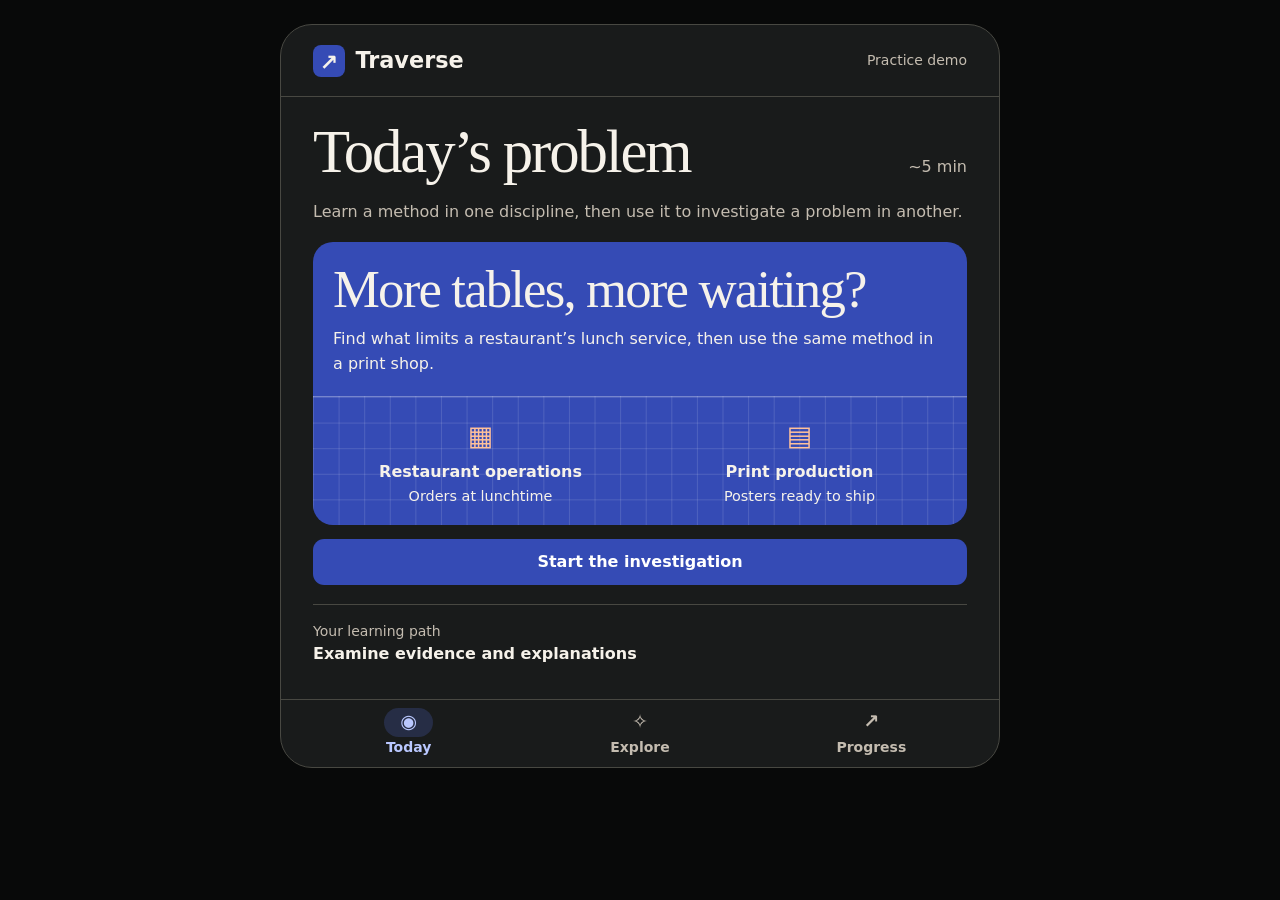
<file: prototype/index.html>
<!doctype html>
<html lang="en">
<head>
  <meta charset="utf-8">
  <meta name="viewport" content="width=device-width, initial-scale=1">
  <meta name="theme-color" content="#191b1b">
  <title>Traverse · Reason across disciplines</title>
  <link rel="stylesheet" href="style.css">
  <script src="config.js" defer></script>
  <script src="hint-cases.js?v=16" defer></script>
  <script src="app.js?v=23" defer></script>
</head>
<body>
  <header class="masthead">
    <a class="brand" href="./index.html" aria-label="Traverse home"><span class="brand-mark" aria-hidden="true">↗</span> Traverse</a>
    <span id="mode"></span>
  </header>
  <main class="layout is-home">
    <aside id="session-nav" hidden>
      <p class="nav-title">Cause &amp; effect</p>
      <nav aria-label="Exercise progress">
        <ol id="progress">
          <li aria-current="step">The greenhouse</li>
          <li>The bus route</li>
          <li>Your conclusion</li>
        </ol>
      </nav>
      <div class="method"><strong>Your reasoning tool</strong><p>When two things change together, look for a comparison that separates their effects.</p></div>
    </aside>
    <section id="exercise" aria-labelledby="heading"></section>
  </main>
  <nav class="tabs" aria-label="Main navigation">
    <button type="button" data-tab="today" aria-current="page"><span aria-hidden="true">◉</span>Today</button>
    <button type="button" data-tab="explore"><span aria-hidden="true">✧</span>Explore</button>
    <button type="button" data-tab="progress"><span aria-hidden="true">↗</span>Progress</button>
  </nav>
  <template id="welcome">
    <div class="welcome">
      <div class="lesson-header"><h1 id="heading" tabindex="-1">Today’s problem</h1><span>~5 min</span></div>
      <p class="intro">Learn a method in one discipline, then use it to investigate a problem in another.</p>
      <section class="lesson" aria-labelledby="lesson-title">
        <div class="lesson-copy"><h2 id="lesson-title">More tables, more waiting?</h2>
        <p>Find what limits a restaurant’s lunch service, then use the same method in a print shop.</p></div>
        <ol class="journey">
          <li><b aria-hidden="true">▦</b><strong>Restaurant operations</strong><span>Orders at lunchtime</span></li>
          <li><b aria-hidden="true">▤</b><strong>Print production</strong><span>Posters ready to ship</span></li>
        </ol>
      </section>
      <button id="start" type="button">Start the investigation</button>
      <button id="start-new" class="secondary" type="button" hidden>Start a new investigation</button>
      <div class="path"><small>Your learning path</small><strong>Examine evidence and explanations</strong></div>
    </div>
  </template>
  <template id="explore">
    <h1 id="heading" tabindex="-1">Explore</h1>
    <p class="scenario">Choose a reasoning skill to practise.</p>
    <button id="explore-restaurant" class="explore-card" type="button"><strong>Find the bottleneck</strong><span>Investigate what limits a restaurant’s service.</span></button>
    <button id="explore-lesson" class="explore-card" type="button"><strong>Examine evidence and explanations</strong><span>Test cause and effect across plant science and urban policy.</span></button>
  </template>
  <template id="learning-progress">
    <h1 id="heading" tabindex="-1">My progress</h1>
    <p class="scenario">See what you’ve practised across disciplines.</p>
    <section class="feedback cloud" aria-label="Progress sync">
      <strong>Sync across devices</strong>
      <p id="sync-status" role="status"></p>
      <p>Signing in with Google syncs your exercise progress, draft answers and saved hints to your account.</p>
      <button id="sync-account" class="secondary" type="button">Sign in with Google</button>
    </section>
    <div class="feedback cloud"><strong>Cause and effect</strong><p id="progress-result"></p></div>
    <div class="feedback cloud"><strong>Bottlenecks</strong><p id="restaurant-progress"></p></div>
    <details><summary>Reported confidence</summary><p id="confidence-result"></p></details>
  </template>
  <template id="restaurant">
    <p class="eyebrow">Find the bottleneck · Restaurant operations</p>
    <h1 id="heading" tabindex="-1">More tables, more waiting?</h1>
    <p class="scenario">The restaurant grows from 40 to 60 seats. At lunch it receives 50 orders per hour. The kitchen can prepare at most 35 orders per hour.</p>
    <form id="restaurant-form">
      <fieldset>
        <legend>What should change to serve more orders at lunch?</legend>
        <label class="option"><input type="radio" name="answer" value="tables" required> Add more tables.</label>
        <label class="option"><input type="radio" name="answer" value="kitchen"> Increase the kitchen’s output.</label>
        <label class="option"><input type="radio" name="answer" value="spread"> Spread the same customers across more tables.</label>
      </fieldset>
      <label class="field" for="restaurant-reason">What do you think is limiting service? <small>Optional · up to 160 characters</small></label>
      <input id="restaurant-reason" maxlength="160">
      <label class="field" for="restaurant-plan">What would you measure to test your idea? <small>Optional · up to 360 characters</small></label>
      <textarea id="restaurant-plan" rows="3" maxlength="360"></textarea>
      <button id="restaurant-example" class="secondary" type="button">Use an example plan</button>
      <button type="submit">Check my answer</button>
    </form>
    <section id="restaurant-review" hidden aria-label="Tutor feedback">
      <div id="restaurant-cloud-mount"></div>
      <button id="restaurant-retry" class="secondary" type="button">Revise my answer</button>
      <button id="restaurant-reveal" class="secondary" type="button">See the explanation</button>
    </section>
    <section id="restaurant-solution" class="feedback cloud" hidden aria-labelledby="restaurant-solution-title">
      <h2 id="restaurant-solution-title" tabindex="-1">The kitchen is the bottleneck</h2>
      <p>Fifty orders arrive each hour, and the kitchen can prepare at most 35. At least 15 orders join the queue per hour while those rates hold. Extra seats leave that limit in place.</p>
      <p>Use the same method in another system by comparing the incoming workload with what each step can process over the same time.</p>
      <button id="restaurant-transfer" type="button">Try it in a print shop</button>
    </section>
  </template>
  <template id="validated-cloud-controls">
      <div class="feedback" role="status"><strong id="case-local-label"></strong><p id="case-local-hint"></p></div>
      <details id="case-cloud">
        <summary>Request a cloud hint</summary>
        <p>Review the exercise, your answers and the first hint before sending them to Gemini.</p>
        <pre id="case-share"></pre>
        <details id="case-debug" hidden>
          <summary>Local test settings</summary>
          <label class="field" for="restaurant-token">Temporary App Check debug token</label>
          <input id="case-token" type="password" autocomplete="off">
        </details>
        <button id="case-send" type="button">Send and get a hint</button>
        <div id="case-cloud-result" class="feedback cloud" role="status" hidden>
          <strong id="case-hint-label"></strong><p id="case-hint"></p>
        </div>
      </details>
      <details id="case-audit" hidden>
        <summary>How this hint was checked</summary>
        <ul id="case-checks"></ul>
      </details>
  </template>
  <template id="print-shop">
    <p class="eyebrow">Apply the method · Print production</p>
    <h1 id="heading" tabindex="-1">Why are posters piling up?</h1>
    <p class="scenario">A print shop receives orders for 100 posters per hour. Each poster is printed, trimmed, then packed.</p>
    <div class="evidence" aria-label="Maximum station capacities">
      <dl><dt>Print</dt><dd>90 posters per hour</dd></dl>
      <dl><dt>Trim</dt><dd>60 posters per hour</dd></dl>
      <dl><dt>Pack</dt><dd>80 posters per hour</dd></dl>
    </div>
    <form id="print-form">
      <fieldset>
        <legend>You can improve just one station. Which would you choose to ship more posters?</legend>
        <label class="option"><input type="radio" name="station" value="print" required> Printing</label>
        <label class="option"><input type="radio" name="station" value="trim"> Trimming</label>
        <label class="option"><input type="radio" name="station" value="pack"> Packing</label>
      </fieldset>
      <label class="field" for="print-plan">What would you measure to test your choice? <small>Optional · up to 360 characters</small></label>
      <textarea id="print-plan" maxlength="360" rows="3"></textarea>
      <button type="submit">Check my answer</button>
    </form>
    <section id="print-feedback" hidden aria-label="Tutor feedback"><div id="print-cloud-mount"></div></section>
    <section id="print-takeaway" class="lesson takeaway" aria-labelledby="print-takeaway-title" hidden>
      <h2 id="print-takeaway-title" tabindex="-1">One method, two domains</h2>
      <dl>
        <div><dt>Restaurant</dt><dd>The kitchen’s 35 orders per hour limit what can be served.</dd></div>
        <div><dt>Print shop</dt><dd>Trimming limits shipping to 60 posters per hour. If trimming rises above 80, packing becomes the next bottleneck.</dd></div>
      </dl>
      <p><strong>Use it again.</strong> Follow the work through each step and compare how much each can process over the same time.</p>
      <button id="print-progress" class="secondary" type="button">See my progress</button>
    </section>
  </template>
  <template id="greenhouse">
    <p class="eyebrow">Learn the method · Plant science</p>
    <h1 id="heading" tabindex="-1">What made the plants grow?</h1>
    <p class="scenario">The fertilized plants grew faster. They were also the only plants in direct sunlight.</p>
    <div class="evidence" aria-label="Greenhouse observations">
      <dl><dt>Faster growth</dt><dd>Fertilizer</dd><dd>Direct sunlight</dd></dl>
      <dl><dt>Slower growth</dt><dd>No fertilizer</dd><dd>No direct sunlight</dd></dl>
    </div>
    <form id="garden-form">
      <fieldset>
        <legend>Which experiment would best isolate the effect of fertilizer?</legend>
        <label class="option"><input type="radio" name="garden" value="repeat" required> Repeat the experiment with more plants in the same two locations.</label>
        <label class="option"><input type="radio" name="garden" value="same"> Give both groups the same light and fertilize only one group.</label>
        <label class="option"><input type="radio" name="garden" value="both"> Give both groups the same fertilizer and change their light exposure.</label>
      </fieldset>
      <fieldset class="confidence">
        <legend>How sure are you? <small>Optional</small></legend>
        <div>
          <label class="option"><input type="radio" name="confidence" value="35">35%</label>
          <label class="option"><input type="radio" name="confidence" value="50">50%</label>
          <label class="option"><input type="radio" name="confidence" value="70">70%</label>
          <label class="option"><input type="radio" name="confidence" value="90">90%</label>
        </div>
      </fieldset>
      <label class="field" for="garden-reason">What else could affect growth, and how? <small>Optional · one short sentence</small></label>
      <input id="garden-reason" maxlength="160">
      <button type="submit">Check my experiment</button>
    </form>
    <div id="garden-feedback" class="feedback" role="status" hidden></div>
    <button id="go-city" hidden>Try the bus route</button>
  </template>
  <template id="city">
    <p class="eyebrow">Apply the method · Urban policy</p>
    <h1 id="heading" tabindex="-1">Did the bus reduce traffic?</h1>
    <p class="scenario">A town opens a new bus route. Downtown traffic counts fall. A major downtown road closes the same week.</p>
    <div class="evidence city-evidence" aria-label="City observations">
      <dl><dt>Same week</dt><dd>Bus route opens</dd><dd>Major road closes</dd></dl>
      <dl><dt>Observed result</dt><dd>Fewer cars counted downtown</dd></dl>
    </div>
    <p class="transfer"><strong>From the greenhouse to the city.</strong> The extra sunlight made it hard to tell whether fertilizer drove growth. Look for what plays the same role here.</p>
    <form id="city-form">
      <label class="field" for="reason">What else changed, and how might it affect the traffic count? <small>Optional · up to 160 characters</small></label>
      <input id="reason" maxlength="160">
      <label class="field" for="plan">How would you test your explanation? <small>Optional · up to 360 characters</small></label>
      <textarea id="plan" maxlength="360" rows="3"></textarea>
      <button id="sample" class="secondary" type="button">Use an example answer</button>
      <button type="submit">Get a short hint</button>
    </form>
    <section id="review" aria-label="Tutor feedback" hidden>
      <div class="feedback" role="status"><strong id="local-label"></strong><p id="local-text"></p></div>
      <details id="advanced">
        <summary>Compare with deeper feedback</summary>
        <div id="cloud-options" hidden>
          <p>Review what will be sent to Gemini in the cloud. The exercise text is included.</p>
          <pre id="share-preview"></pre>
          <button id="send-cloud" type="button">Send and analyze</button>
        </div>
        <p id="example-note" hidden>The example below uses prepared feedback. Live analysis requires Firebase configuration.</p>
        <button id="show-example" class="secondary" type="button" hidden>Show prepared cloud example</button>
        <div class="feedback cloud" id="cloud-result" role="status" hidden><strong id="cloud-label"></strong><p id="cloud-text"></p></div>
      </details>
      <button id="go-final" type="button">Choose a comparison</button>
    </section>
    <p id="city-status" role="status"></p>
  </template>
  <template id="conclusion">
    <p class="eyebrow">Check your reasoning</p>
    <h1 id="heading" tabindex="-1">Which comparison would you trust?</h1>
    <p class="scenario">You want to estimate the effect of the bus route while accounting for the road closure.</p>
    <form id="final-form">
      <fieldset>
        <legend>Pick the strongest design.</legend>
        <label class="option"><input type="radio" name="final" value="downtown" required> Compare downtown traffic before and after the bus route opened.</label>
        <label class="option"><input type="radio" name="final" value="nearby"> Compare traffic across downtown and neighboring streets before and after.</label>
        <label class="option"><input type="radio" name="final" value="matched"> Compare before-and-after changes in two similar areas with comparable road closures, where only one gets a new bus route.</label>
      </fieldset>
      <button type="submit">Check my comparison</button>
    </form>
    <div id="final-feedback" class="feedback" role="status" hidden></div>
    <section id="takeaway" class="lesson takeaway" aria-labelledby="takeaway-title" hidden>
      <h2 id="takeaway-title">One method, two disciplines</h2>
      <dl>
        <div><dt>Plant science</dt><dd>Keep sunlight comparable to test the effect of fertilizer.</dd></div>
        <div><dt>Urban policy</dt><dd>Compare areas with similar road closures to test the effect of the bus route.</dd></div>
      </dl>
      <p><strong>Use it again.</strong> When you hear that one change caused a result, ask what else changed and what comparison could separate their effects.</p>
      <button id="restart" class="secondary" type="button">Return to lesson home</button>
    </section>
  </template>
</body>
</html>
</file>
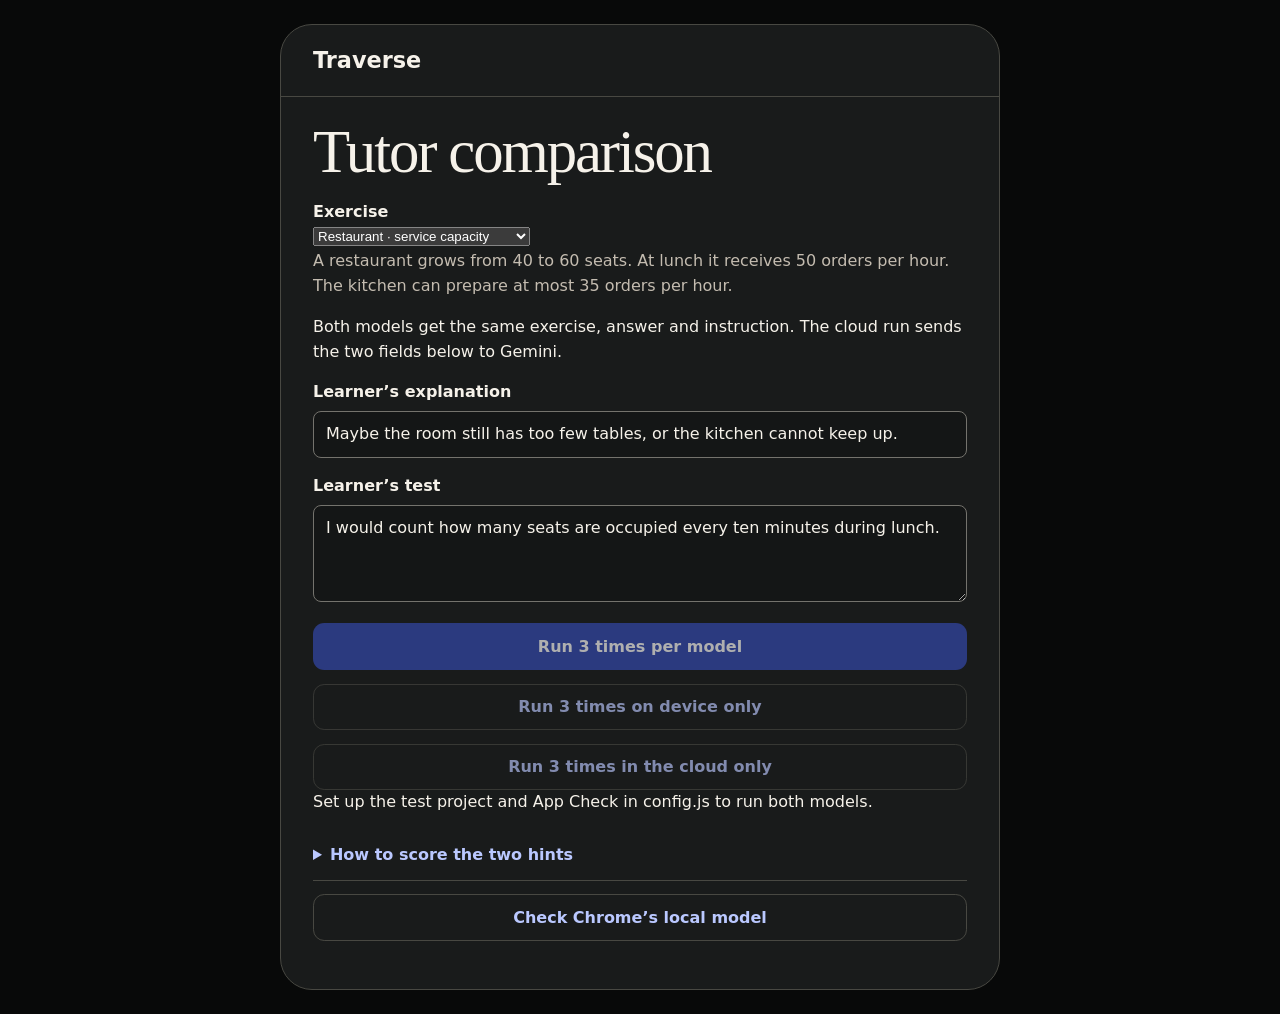
<file: prototype/benchmark.html>
<!doctype html>
<html lang="en">
<head>
  <meta charset="utf-8">
  <meta name="viewport" content="width=device-width, initial-scale=1">
  <title>Traverse · Tutor comparison</title>
  <link rel="stylesheet" href="style.css">
  <script src="config.js?v=2" defer></script>
  <script src="hint-cases.js" defer></script>
  <script src="benchmark.js?v=12" defer></script>
</head>
<body>
  <header class="masthead"><a class="brand" href="./index.html">Traverse</a></header>
  <main class="layout">
    <h1>Tutor comparison</h1>
    <label class="field" for="case">Exercise</label>
    <select id="case">
      <option value="restaurant">Restaurant · service capacity</option>
      <option value="maintenance">Maintenance · shorter stoppages</option>
      <option value="bus">Urban policy · traffic counts</option>
    </select>
    <p class="scenario" id="case-facts"></p>
    <p>Both models get the same exercise, answer and instruction. The cloud run sends the two fields below to Gemini.</p>
    <form id="comparison">
      <label class="field" for="reason">Learner’s explanation</label>
      <input id="reason" maxlength="160" value="The road closure may divert cars onto other streets.">
      <label class="field" for="plan">Learner’s test</label>
      <textarea id="plan" maxlength="360" required rows="3">I would count cars on neighboring streets too and compare the total before and after.</textarea>
      <div id="debug-field" hidden>
        <label class="field" for="debug-token">Temporary App Check debug token</label>
        <input id="debug-token" type="password" autocomplete="off">
      </div>
      <button id="run" type="submit">Run 3 times per model</button>
      <button class="secondary" id="run-local" type="submit">Run 3 times on device only</button>
      <button class="secondary" id="run-cloud" type="submit">Run 3 times in the cloud only</button>
    </form>
    <p id="setup" role="status"></p>
    <section id="results" hidden aria-label="Inference results">
      <div class="feedback"><strong>Gemini Nano · on-device only</strong><ol id="local" aria-live="polite"></ol></div>
      <div class="feedback cloud"><strong>Gemini · cloud only</strong><ol id="cloud" aria-live="polite"></ol></div>
    </section>
    <details>
      <summary>How to score the two hints</summary>
      <p>The restaurant and maintenance use pre-scored hints. The benchmark checks the selected ID against the case rubric and shows a written fallback when it fails.</p>
      <ul id="rubric"></ul>
    </details>
    <button class="secondary" id="check-device" type="button">Check Chrome’s local model</button>
    <button class="secondary" id="prepare-device" type="button" hidden>Download Chrome’s local model</button>
    <p id="device" role="status"></p>
  </main>
</body>
</html>
</file>
<file: prototype/style.css>
:root {
  color-scheme: dark;
  font: 100%/1.55 system-ui, sans-serif;
  color: #f6f2ea;
  background: #080909;
  --surface: #191b1b;
  --border: #484842;
  --muted: #c4bcb0;
  --blue: #354bb5;
  --link: #bac8ff;
  --selected: #262d45;
  --peach: #ffc19a;
  --serif: "Instrument Serif", "Times New Roman", serif;
}
* { box-sizing: border-box; }
[hidden] { display: none !important; }
body {
  max-width: 45rem;
  min-height: min(46rem, calc(100dvh - 3rem));
  margin: 1.5rem auto;
  display: flex;
  flex-direction: column;
  background: var(--surface);
  border: 1px solid var(--border);
  border-radius: 2rem;
}
.masthead {
  min-height: 4.5rem;
  display: flex;
  align-items: center;
  justify-content: space-between;
  gap: 1rem;
  padding: .85rem clamp(1rem, 5vw, 2rem);
  border-bottom: 1px solid var(--border);
}
.brand { display: inline-flex; align-items: center; gap: .65rem; color: inherit; text-decoration: none; font-size: 1.4rem; font-weight: 800; }
.brand-mark { display: grid; place-items: center; width: 2rem; height: 2rem; border-radius: .5rem; background: var(--blue); }
#mode { color: var(--muted); font-size: .875rem; text-align: right; }
.layout { flex: 1; padding: 1.5rem clamp(1rem, 5vw, 2rem) 2rem; }
h1, h2 { font-family: var(--serif); font-weight: 400; line-height: 1.03; letter-spacing: -.035em; }
h1 { font-size: clamp(2.45rem, 7vw, 3.8rem); margin: 0 0 1rem; }
h2 { font-size: clamp(2.1rem, 6vw, 3.3rem); margin: 0 0 .65rem; }
p { margin: 0 0 1rem; }
.scenario, .intro, small { color: var(--muted); }
small { font-size: .875rem; }
.lesson-header { display: flex; gap: .7rem; justify-content: space-between; align-items: baseline; }
.lesson-header span { color: var(--muted); white-space: nowrap; }
.lesson { background: var(--blue); border-radius: 1.25rem; overflow: hidden; margin-top: 1.1rem; }
.lesson-copy { padding: 1.25rem; }
.lesson-copy p { margin: 0; }
.journey {
  border-top: 1px solid #ffffff52;
  display: grid;
  grid-template-columns: repeat(2, minmax(0, 1fr));
  list-style: none;
  padding: 1.1rem .5rem;
  margin: 0;
  text-align: center;
  background-image: linear-gradient(#ffffff21 1px, transparent 1px), linear-gradient(90deg, #ffffff21 1px, transparent 1px);
  background-size: 1.6rem 1.6rem;
}
.journey li > * { display: block; }
.journey b { color: var(--peach); font-size: 1.7rem; margin-bottom: .2rem; }
.journey span { font-size: .9rem; }
.path { border-top: 1px solid var(--border); margin-top: 1.15rem; padding-top: 1rem; }
.path > * { display: block; }
.nav-title, .method { display: none; }
#progress {
  list-style: none;
  display: flex;
  gap: .5rem 1rem;
  flex-wrap: wrap;
  padding: 0;
  margin: 0 0 1.2rem;
  color: var(--muted);
  font-size: .85rem;
}
#progress li[aria-current] { color: var(--link); font-weight: 700; }
.eyebrow { color: var(--link); font-weight: 700; font-size: .875rem; margin-bottom: .5rem; }
.evidence { display: grid; grid-template-columns: repeat(2, minmax(0, 1fr)); gap: .55rem; margin: 0 0 1rem; }
.evidence dl, .transfer { margin: 0; padding: .75rem; background: var(--selected); border-radius: .6rem; }
.evidence dt { font-weight: 700; }
.evidence dd { margin: .2rem 0 0; color: var(--muted); }
.transfer { margin-bottom: 1rem; }
fieldset { margin: 0; padding: 0; border: 0; min-width: 0; }
legend, .field, summary { font-weight: 700; }
.option {
  display: flex;
  align-items: center;
  gap: .5rem;
  padding: .75rem;
  border: 1px solid var(--border);
  border-radius: .65rem;
  margin-top: .45rem;
  cursor: pointer;
}
.option:has(input:checked) { border-color: var(--link); background: var(--selected); }
input[type=radio] { flex: none; margin: 0; accent-color: var(--link); }
.confidence { margin-top: 1rem; }
.confidence > div { display: grid; grid-template-columns: repeat(4, minmax(0, 1fr)); gap: .4rem; }
.confidence .option { padding-inline: .35rem; justify-content: center; gap: .25rem; font-size: .9rem; }
.field { display: block; margin-top: 1rem; }
.field small { display: block; font-weight: 400; }
input:not([type]), input[type=password], textarea {
  width: 100%;
  padding: .65rem .75rem;
  margin-top: .35rem;
  color: inherit;
  background: #141616;
  font: inherit;
  border: 1px solid #74736d;
  border-radius: .5rem;
}
textarea { resize: vertical; }
button {
  width: 100%;
  border: 1px solid transparent;
  border-radius: .7rem;
  background: var(--blue);
  color: #fff;
  padding: .8rem 1rem;
  font: 750 1rem system-ui, sans-serif;
  margin: .85rem 0 0;
  cursor: pointer;
  min-height: 2.75rem;
}
button.secondary { color: var(--link); background: transparent; border-color: var(--border); }
button:disabled { opacity: .65; cursor: default; }
:focus-visible { outline: 2px solid var(--peach); outline-offset: 3px; }
.feedback { margin-top: 1rem; padding: 1rem; border-radius: .85rem; background: #422d25; color: var(--peach); }
.feedback p { margin: .35rem 0 0; color: #efe6df; }
.cloud, .takeaway { background: var(--selected); color: var(--link); }
.takeaway { padding: 1rem; }
.takeaway dd { margin: .1rem 0 .7rem; color: var(--muted); }
details { margin-top: 1rem; padding: .75rem 0; border-bottom: 1px solid var(--border); }
summary { cursor: pointer; color: var(--link); }
details p { margin-top: .7rem; }
pre { white-space: pre-wrap; overflow-wrap: anywhere; font: inherit; padding: .75rem; background: #141616; }
.explore-card { text-align: left; background: var(--selected); border-color: var(--link); }
.explore-card span { display: block; margin-top: .35rem; font-weight: 400; color: var(--muted); }
.tabs { display: flex; padding: .35rem .75rem .55rem; border-top: 1px solid var(--border); }
.tabs button { margin: 0; background: transparent; color: var(--muted); padding: .1rem .25rem; font-size: .875rem; }
.tabs span { display: block; width: 3.1rem; margin: 0 auto .15rem; border-radius: 2rem; font-size: 1.2rem; line-height: 1.8rem; }
.tabs button[aria-current] { color: var(--link); }
.tabs button[aria-current] span { background: var(--selected); }
@media (max-width: 47rem) {
  body { margin: 0 auto; min-height: 100dvh; border-width: 0; border-radius: 0; }
}
</file>
